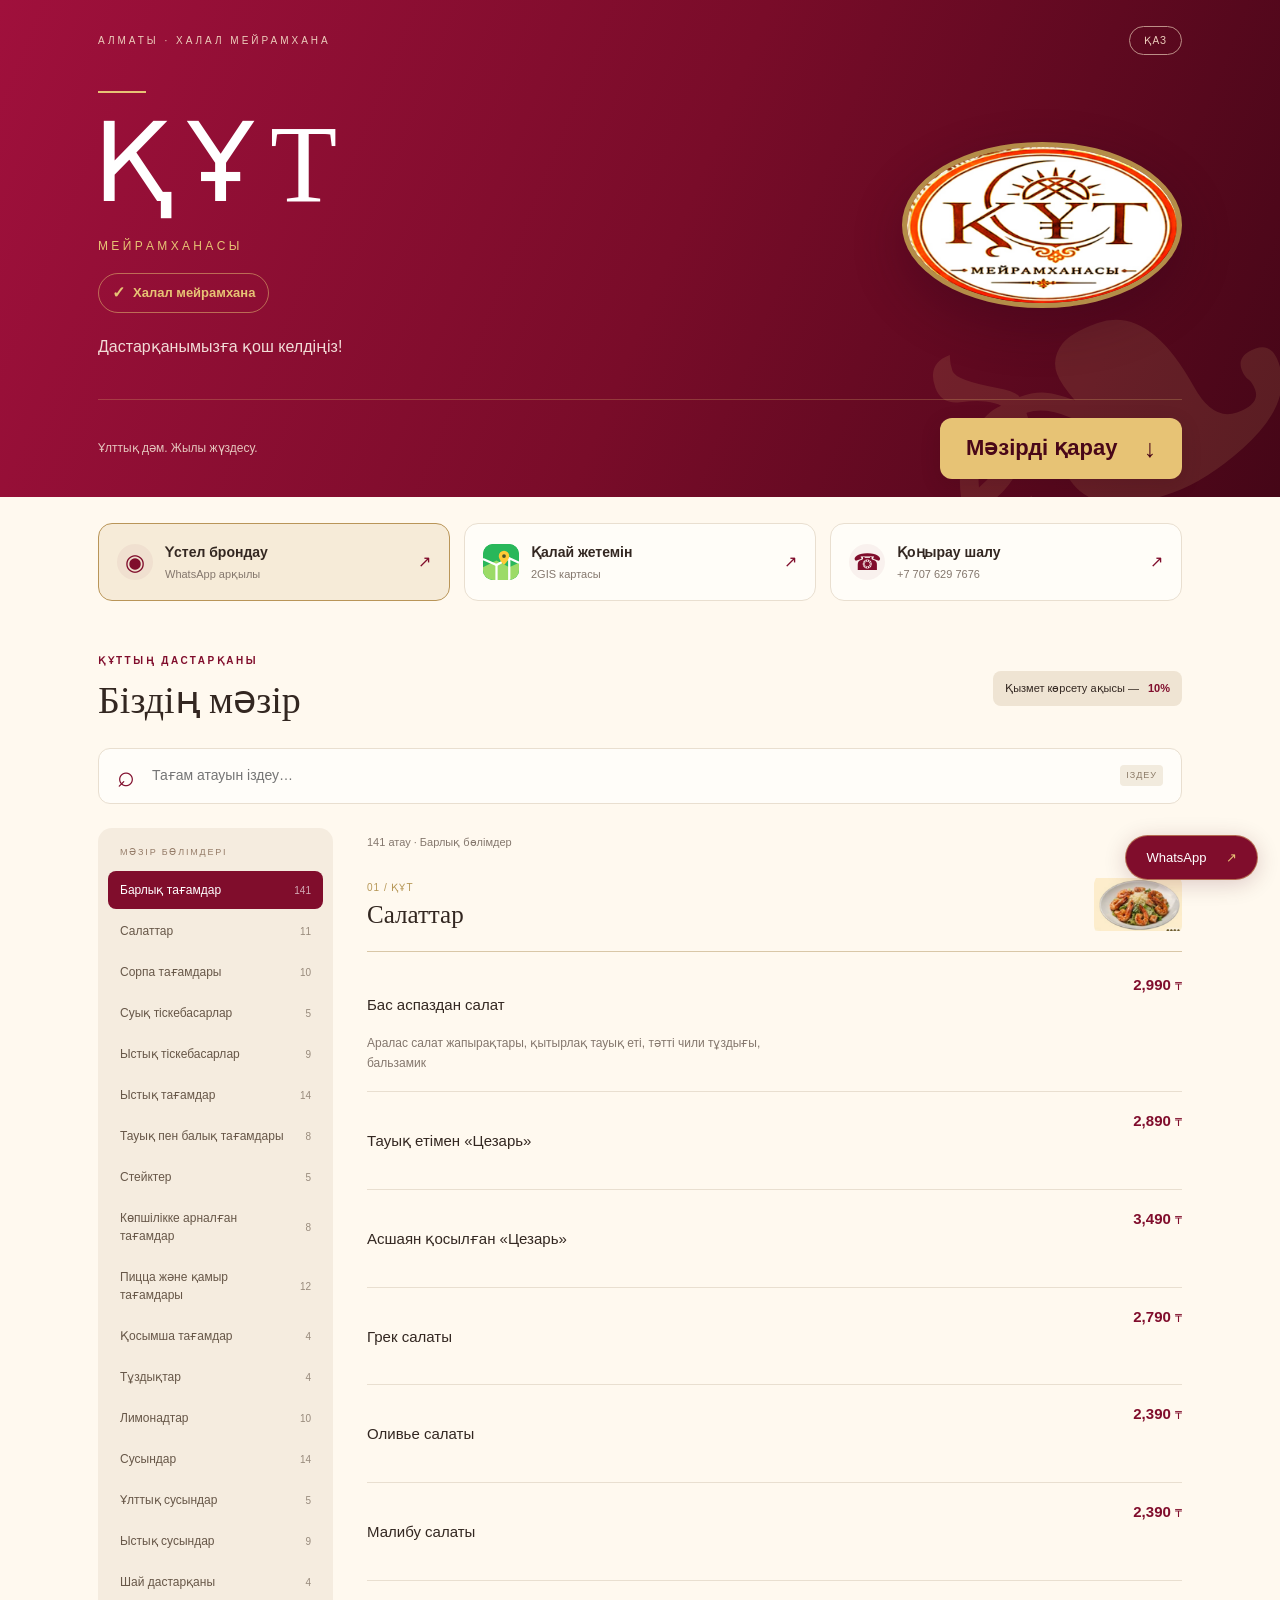
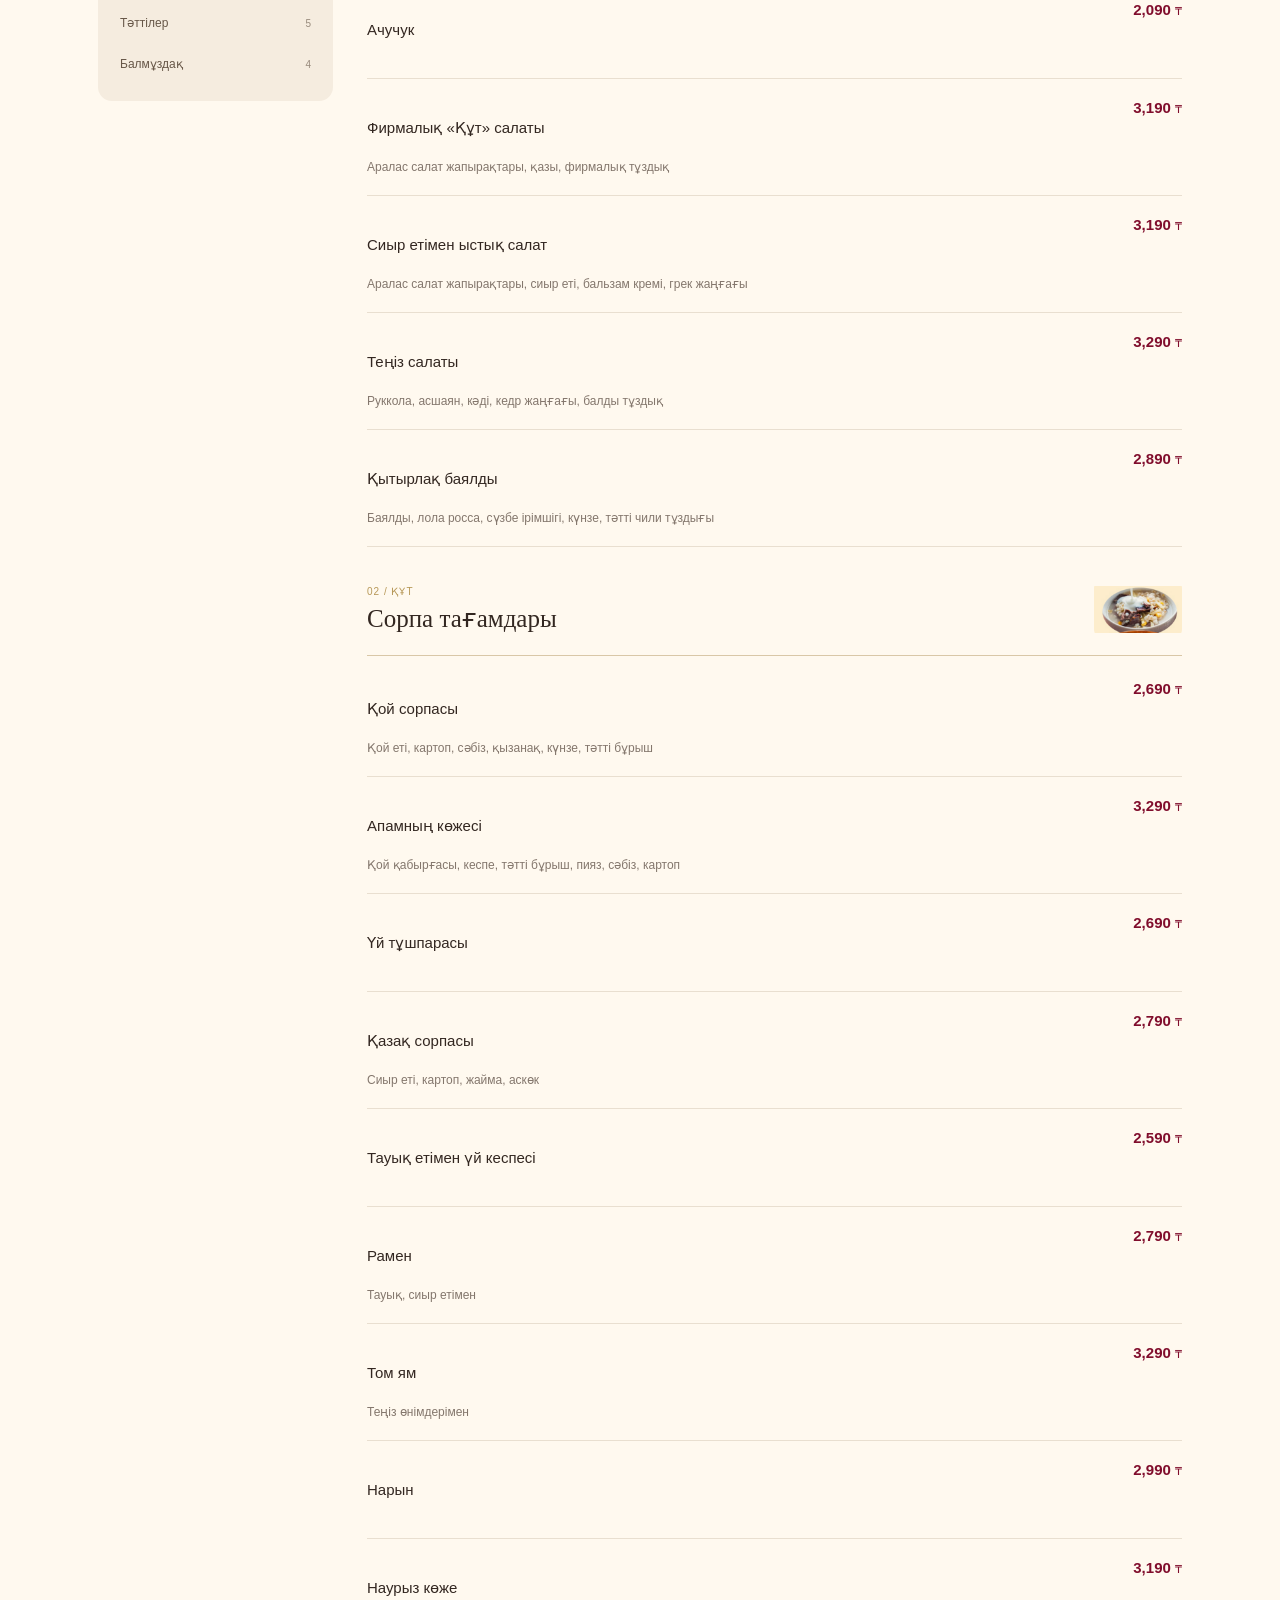
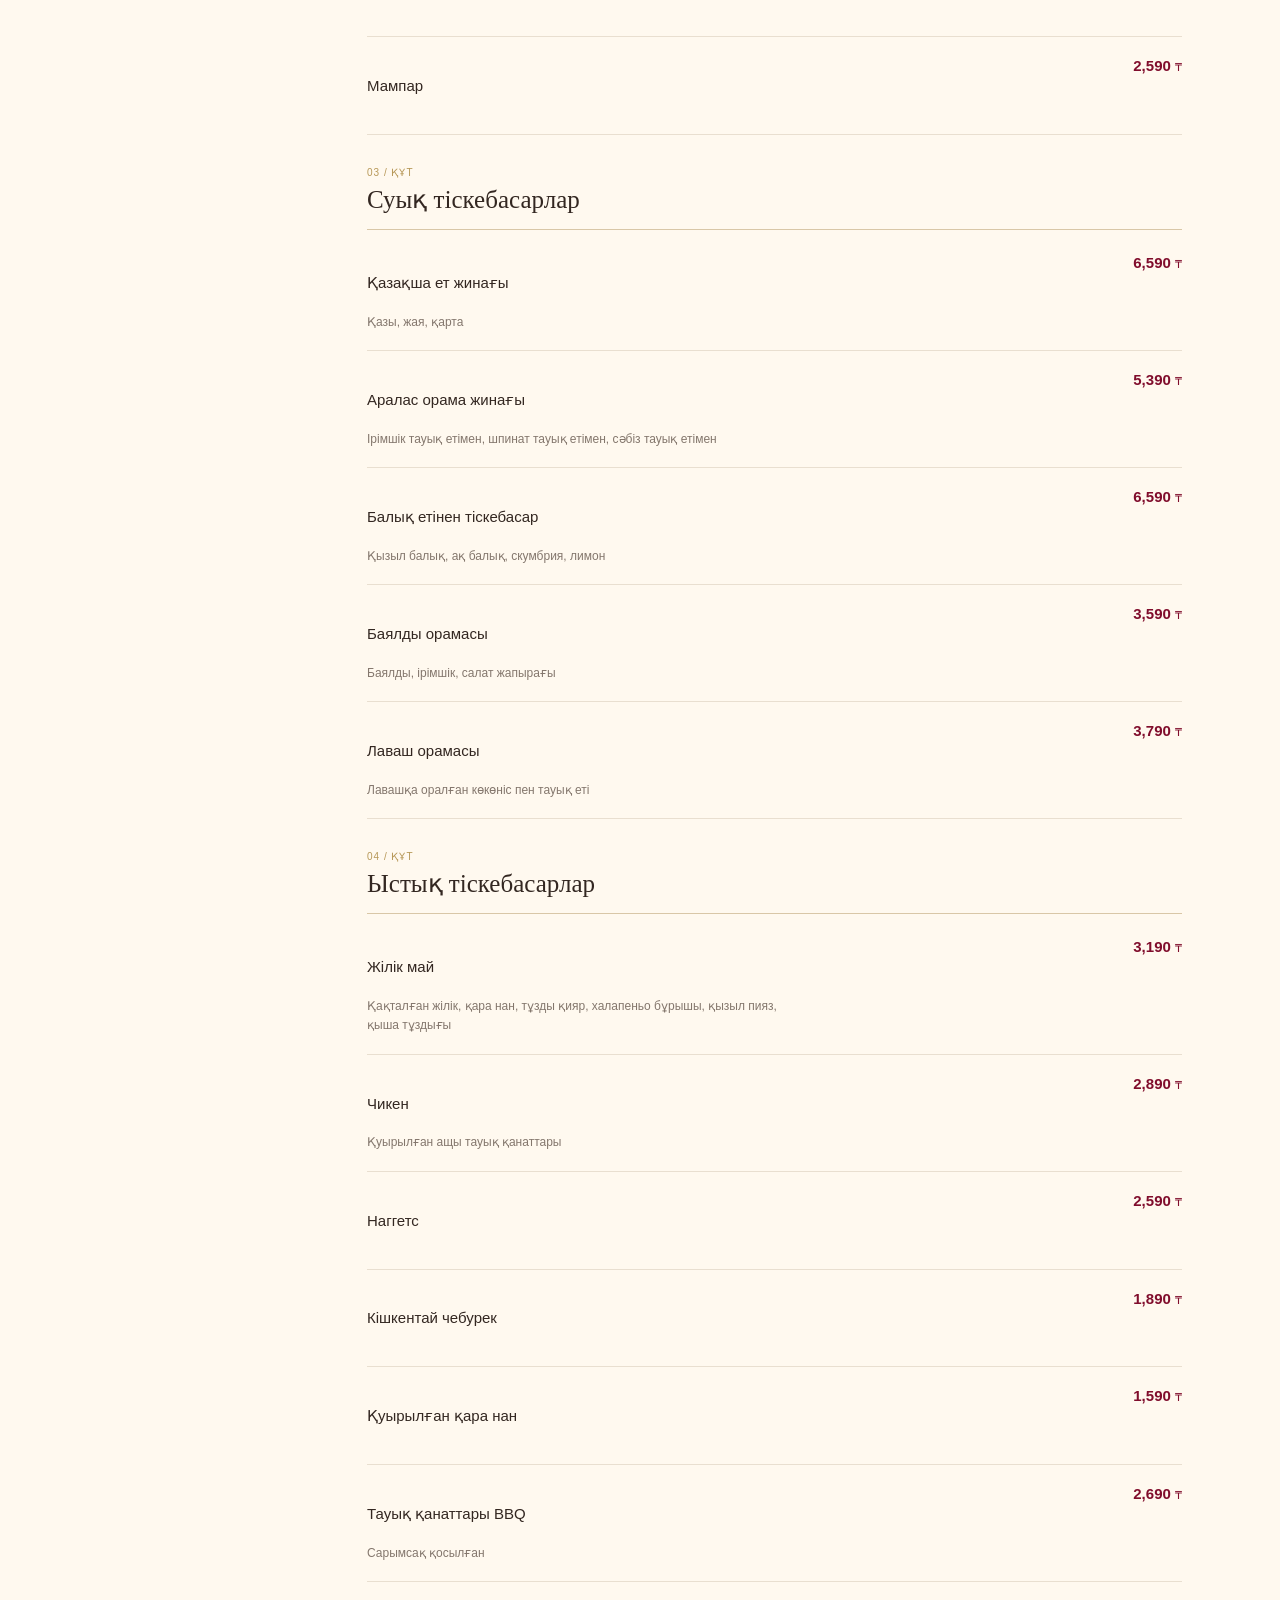
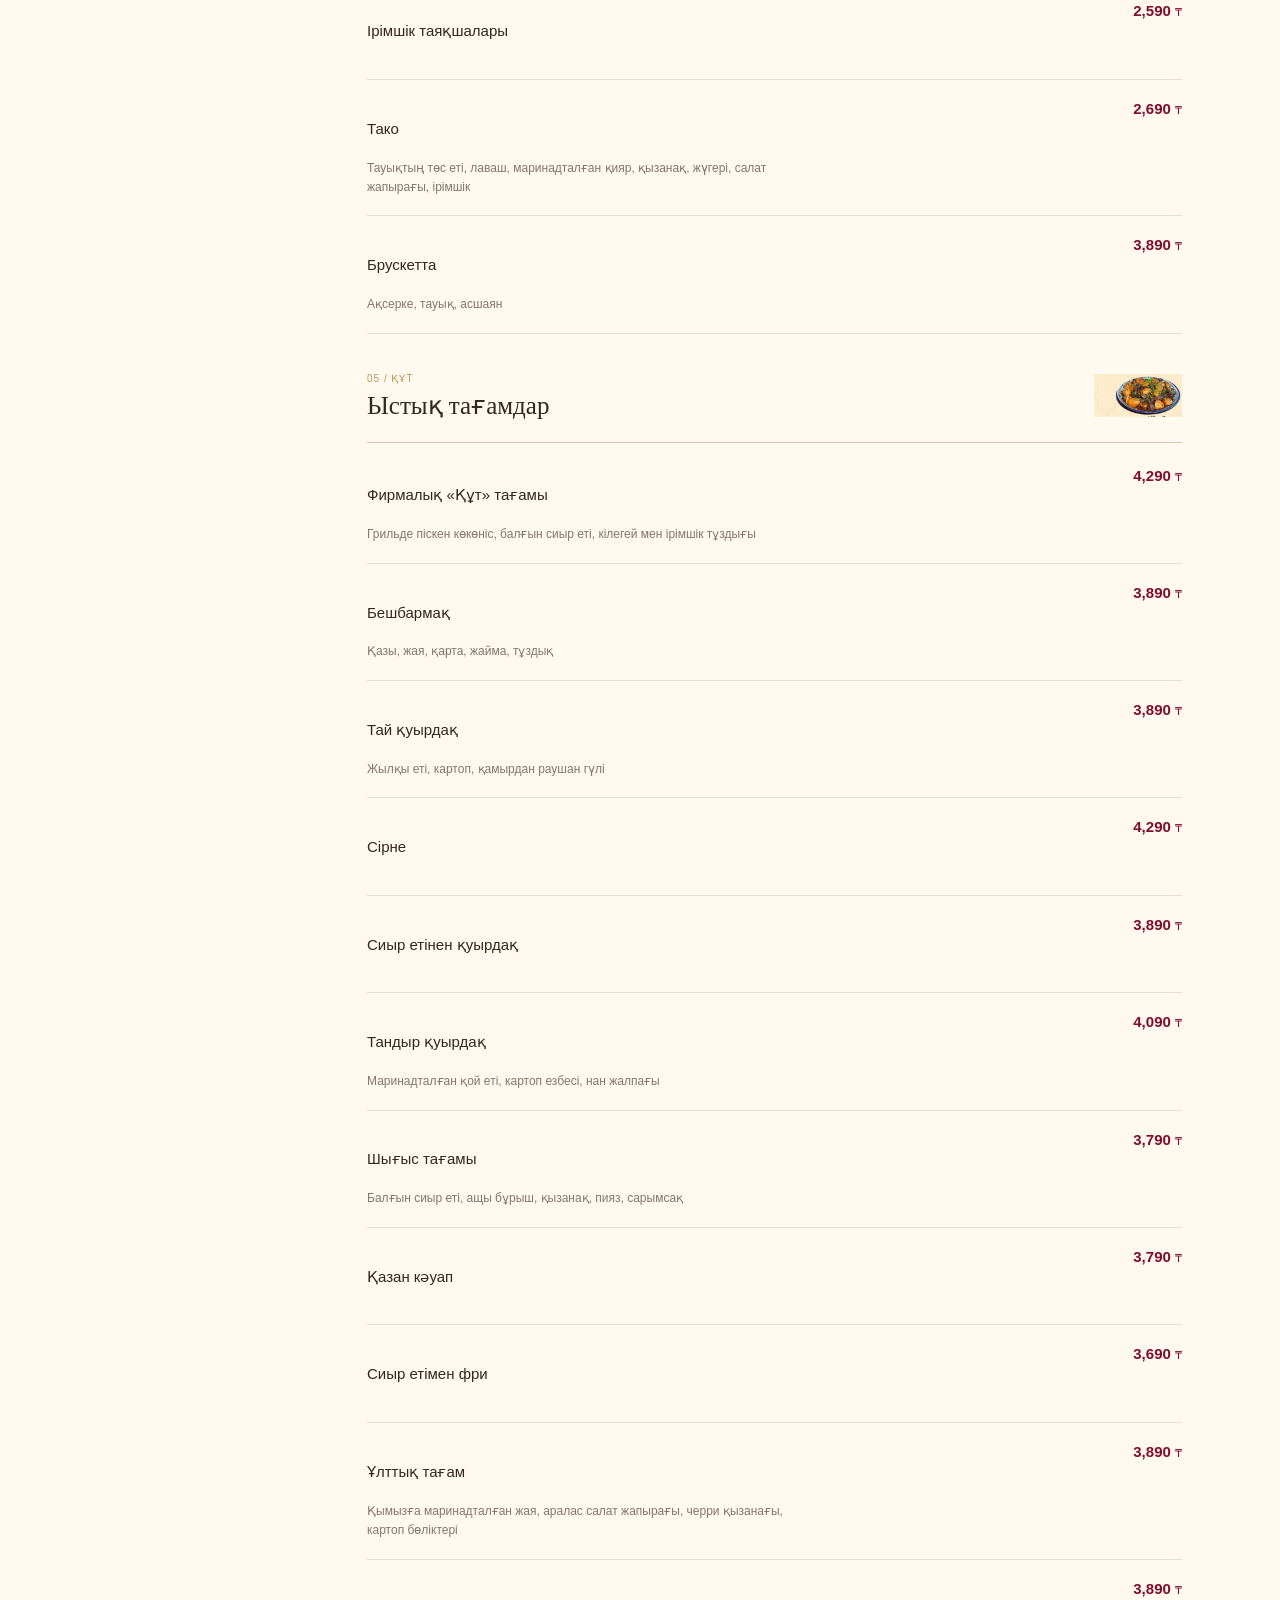
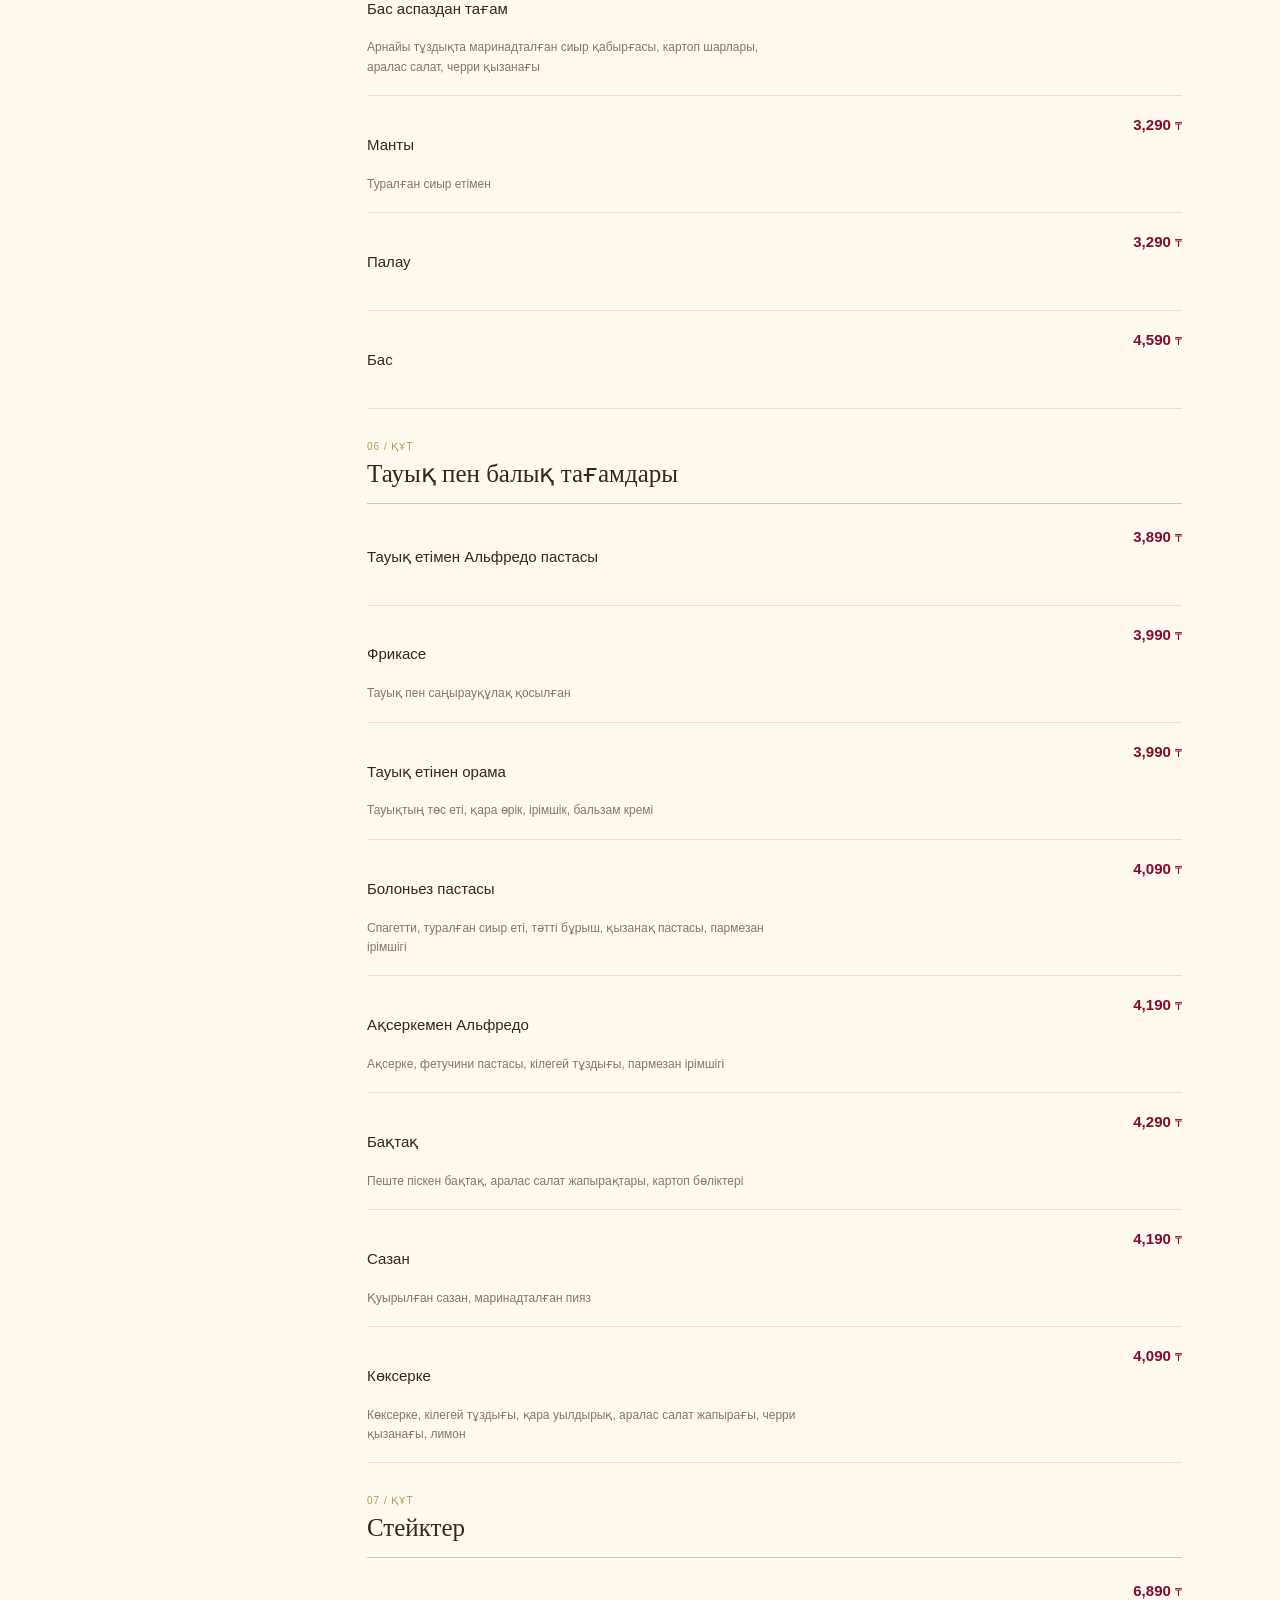
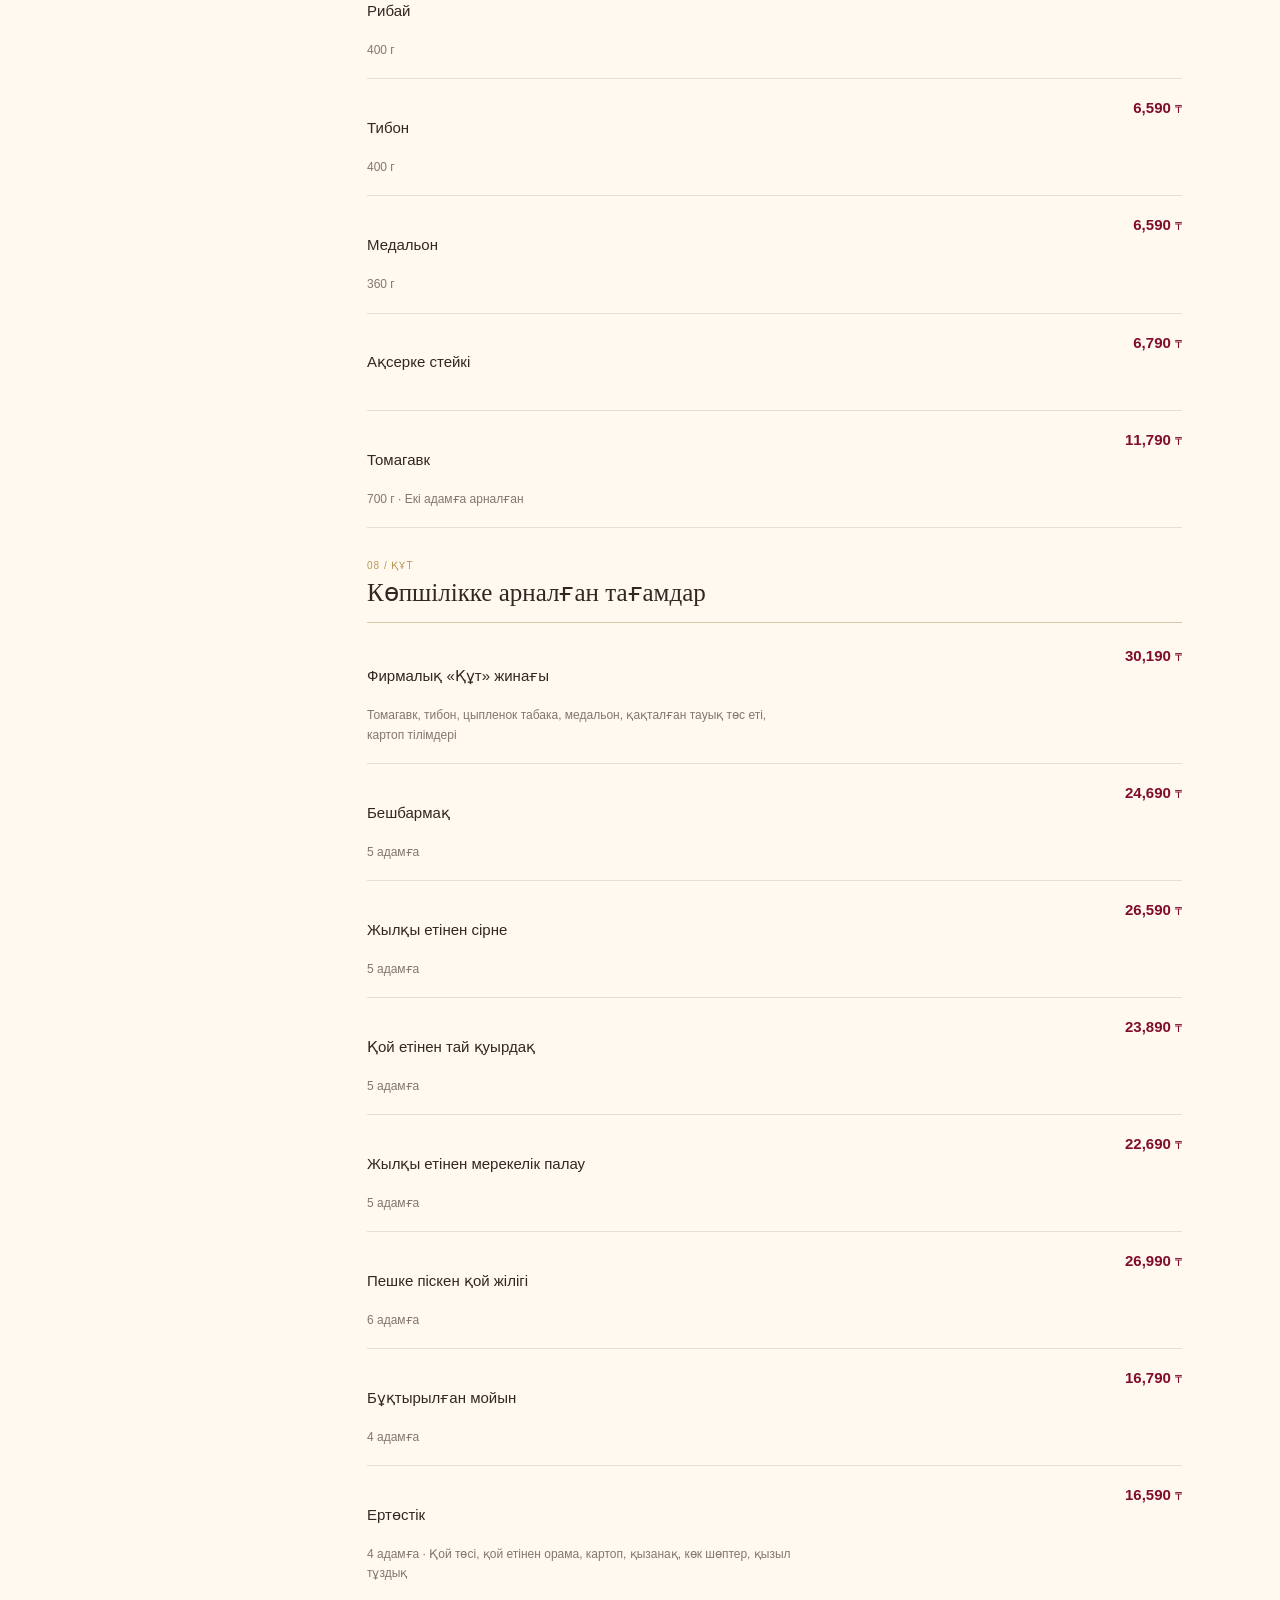
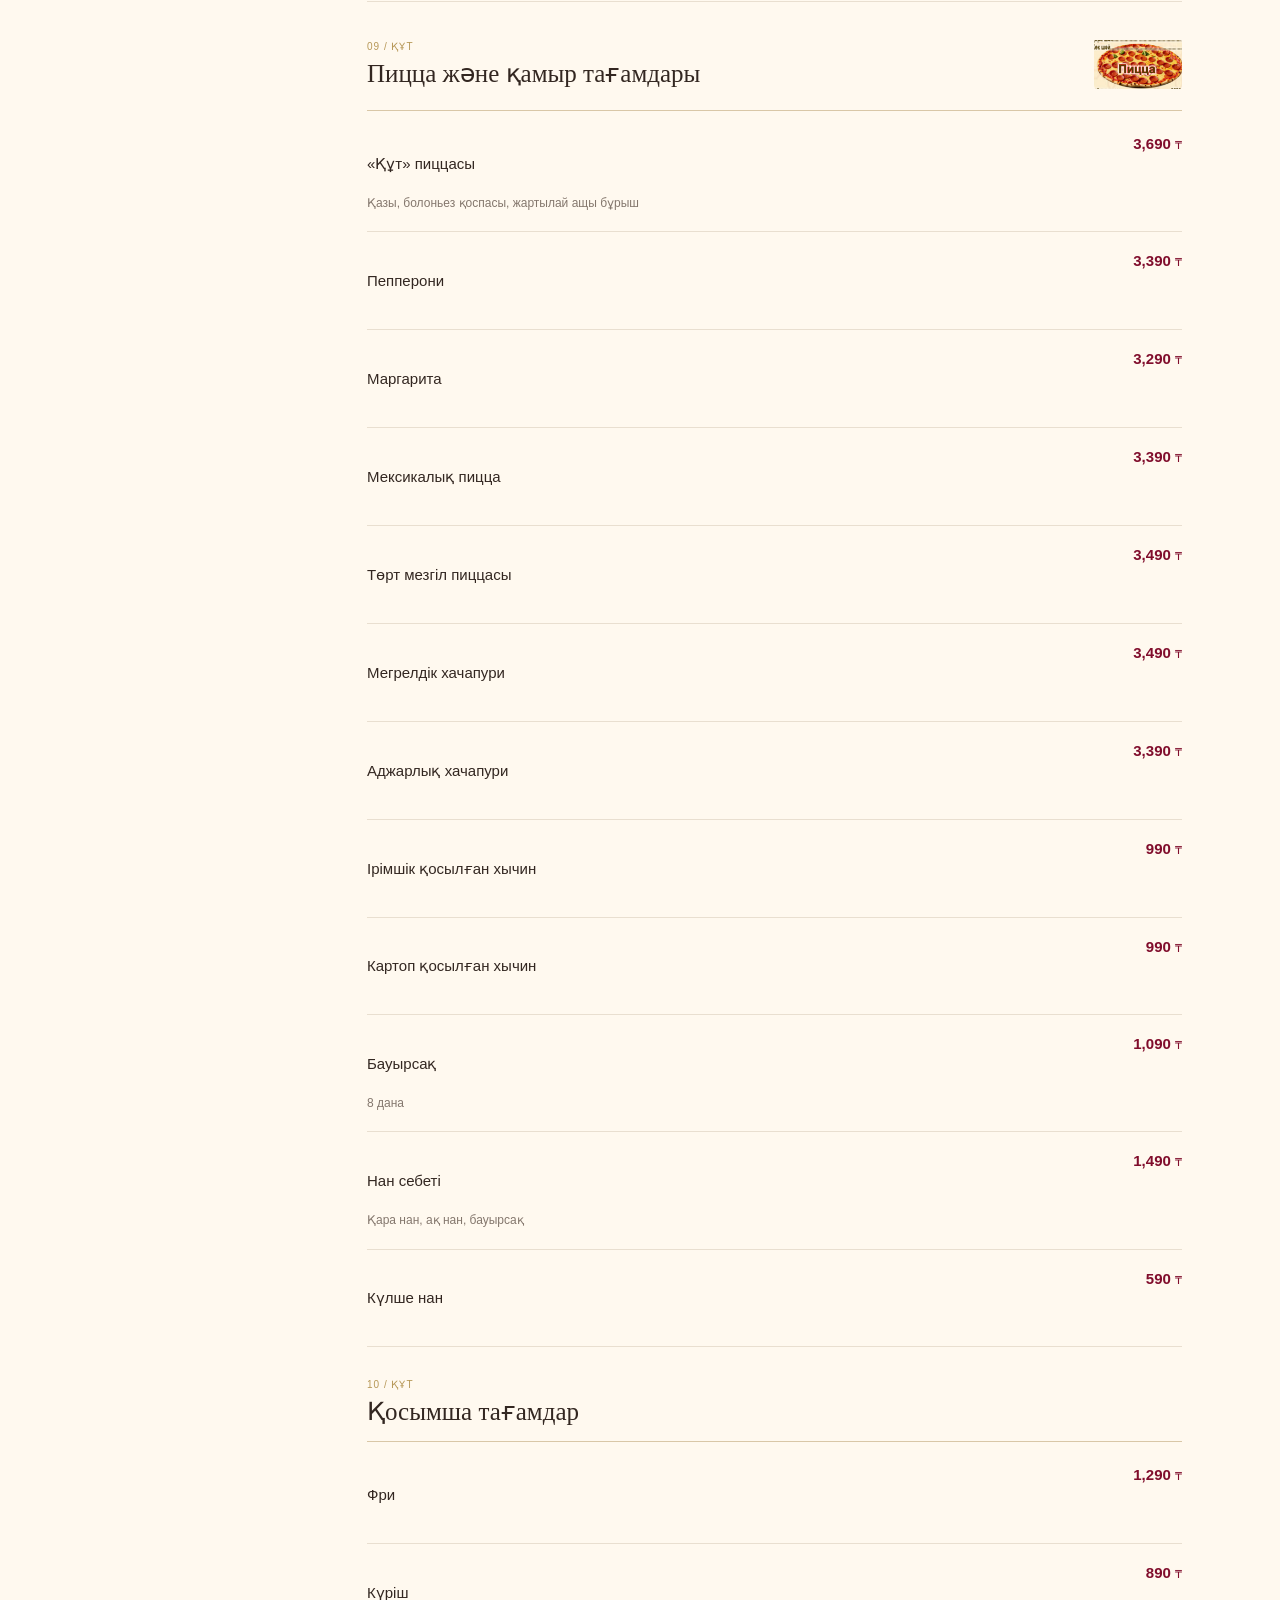
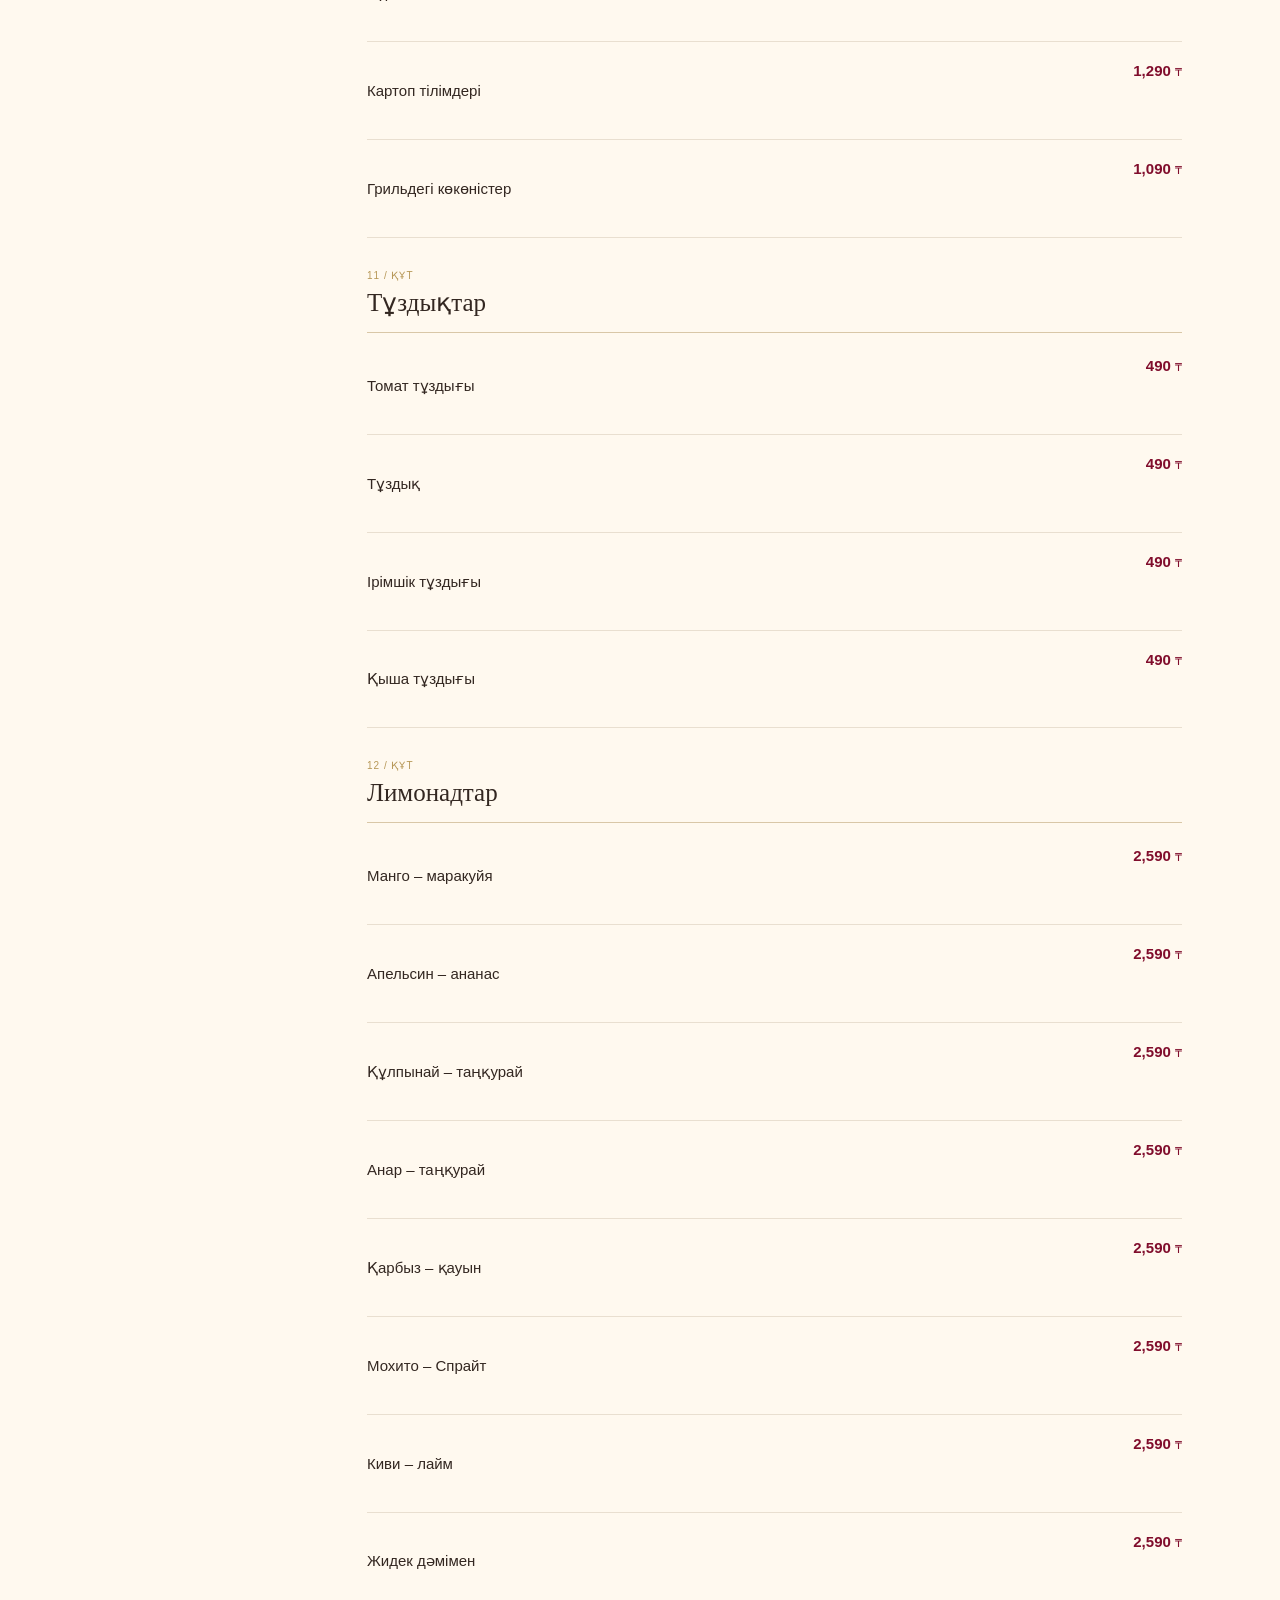
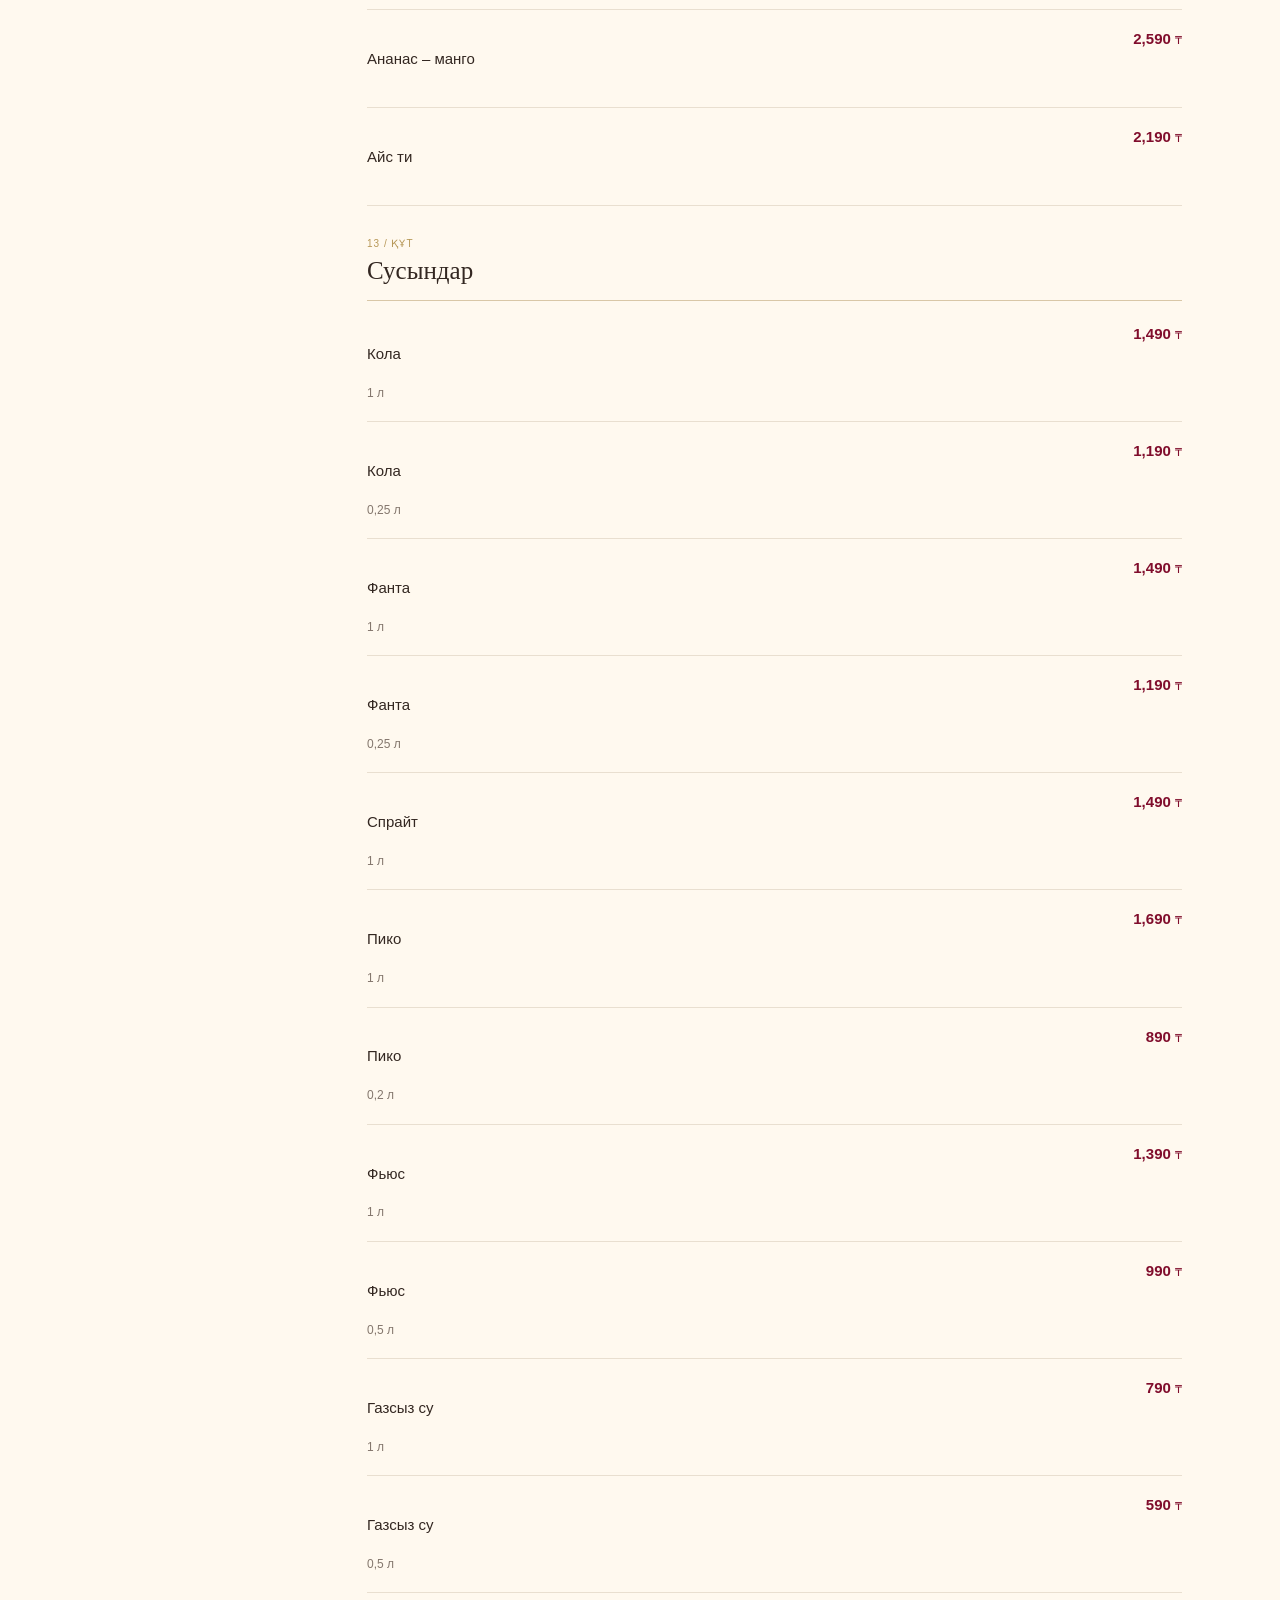
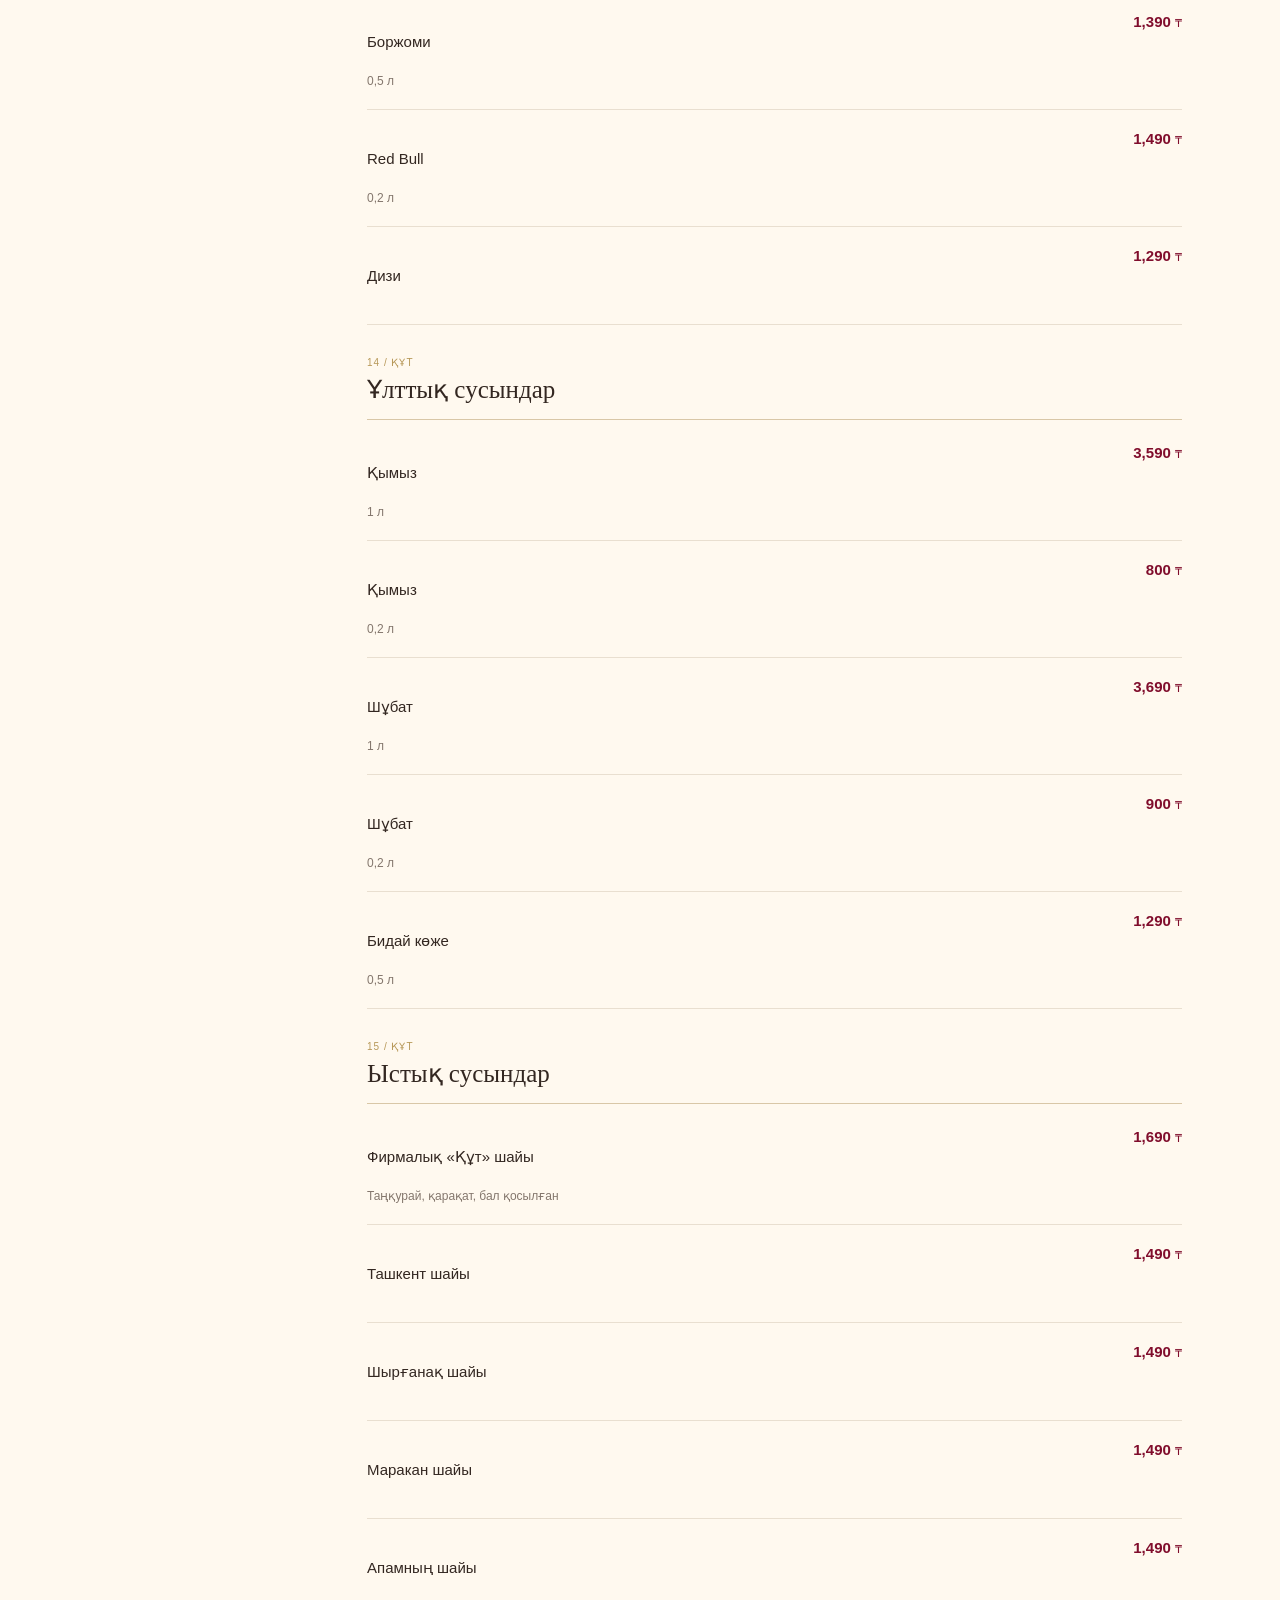
<file: index.html>
<!doctype html><html lang="kk"><head><meta charset="utf-8"><meta name="viewport" content="width=device-width, initial-scale=1"><meta name="theme-color" content="#800d2c"><meta name="description" content="Құт мейрамханасының қазақ тіліндегі мәзірі. Тағамдар мен бағалар, Алматы, Тұрғыт Озал 178, 4-қабат."><title>Құт — мейрамхана мәзірі</title><link rel="icon" href="data:image/svg+xml,%3Csvg xmlns='http://www.w3.org/2000/svg' viewBox='0 0 64 64'%3E%3Crect width='64' height='64' rx='16' fill='%23800d2c'/%3E%3Ctext x='32' y='45' text-anchor='middle' fill='%23e7c375' font-size='44' font-family='serif'%3EҚ%3C/text%3E%3C/svg%3E"><link rel="stylesheet" href="style.css"></head><body>
<header class="hero"><div class="hero-inner"><div class="topline"><span>АЛМАТЫ · ХАЛАЛ МЕЙРАМХАНА</span><span class="language">ҚАЗ</span></div><div class="brand"><div class="brand-copy"><div class="gold-line"></div><h1>ҚҰТ</h1><p class="restaurant">М Е Й Р А М Х А Н А С Ы</p><p class="halal-badge"><span aria-hidden="true">✓</span> Халал мейрамхана</p><p class="welcome">Дастарқанымызға қош келдіңіз!</p></div><img class="brand-logo" src="brand.png" alt="Құт мейрамханасының логотипі" width="320" height="180"></div><div class="hero-bottom"><span>Ұлттық дәм. Жылы жүздесу.</span><a href="#menu">Мәзірді қарау <span aria-hidden="true">↓</span></a></div></div><div class="ornament" aria-hidden="true">❧</div></header>
<main class="shell"><section class="quicklinks" aria-label="Мейрамханамен байланыс"><a class="reserve-link" href="https://wa.me/77076297676?text=%D0%A1%D3%99%D0%BB%D0%B5%D0%BC%D0%B5%D1%82%D1%81%D1%96%D0%B7%20%D0%B1%D0%B5%21%20%C2%AB%D2%9A%D2%B1%D1%82%C2%BB%20%D0%BC%D0%B5%D0%B9%D1%80%D0%B0%D0%BC%D1%85%D0%B0%D0%BD%D0%B0%D1%81%D1%8B%D0%BD%D0%B0%D0%BD%20%D2%AF%D1%81%D1%82%D0%B5%D0%BB%20%D0%B1%D1%80%D0%BE%D0%BD%D0%B4%D0%B0%D2%93%D1%8B%D0%BC%20%D0%BA%D0%B5%D0%BB%D0%B5%D0%B4%D1%96.%20%D0%9A%D2%AF%D0%BD%D1%96%3A%20__%2C%20%D1%83%D0%B0%D2%9B%D1%8B%D1%82%D1%8B%3A%20__%2C%20%D2%9B%D0%BE%D0%BD%D0%B0%D2%9B%20%D1%81%D0%B0%D0%BD%D1%8B%3A%20__." target="_blank" rel="noopener"><span class="link-icon" aria-hidden="true">◉</span><span>Үстел брондау<small>WhatsApp арқылы</small></span><span class="arrow">↗</span></a><a href="https://2gis.kz/almaty/geo/70000001118219145" target="_blank" rel="noopener"><span class="social-icon gis-icon" aria-hidden="true"><svg viewBox="0 0 48 48"><rect width="48" height="48" rx="12" fill="#29b75a"/><path d="m0 31 18-9 17 9 13-6v23H0Z" fill="#9cdb67"/><path d="m0 20 18 8 17-9 13 6" fill="none" stroke="white" stroke-width="3"/><path d="M18 28v20M35 19v29" stroke="white" stroke-width="3"/><path d="M28 9a7 7 0 0 0-7 7c0 5 7 12 7 12s7-7 7-12a7 7 0 0 0-7-7" fill="#ffca35"/><circle cx="28" cy="16" r="2.5" fill="#4a5527"/></svg></span><span>Қалай жетемін<small>2GIS картасы</small></span><span class="arrow">↗</span></a><a href="tel:+77076297676"><span class="link-icon">☎</span><span>Қоңырау шалу<small>+7 707 629 7676</small></span><span class="arrow">↗</span></a></section>
<section id="menu" class="menu-area"><div class="section-top"><div><p class="eyebrow">ҚҰТТЫҢ ДАСТАРҚАНЫ</p><h2>Біздің мәзір</h2></div><span class="service">Қызмет көрсету ақысы — <strong>10%</strong></span></div><label class="search"><span aria-hidden="true">⌕</span><input id="search" type="search" placeholder="Тағам атауын іздеу…" aria-label="Мәзірден тағам іздеу" autocomplete="off"><kbd aria-hidden="true">ІЗДЕУ</kbd></label><div class="menu-layout"><aside class="category-panel"><p class="category-label">МӘЗІР БӨЛІМДЕРІ</p><nav id="categories" aria-label="Тағам бөлімдері"></nav></aside><div class="dishes-panel"><div class="results-top"><span id="result-label" aria-live="polite">Мәзір жүктелуде…</span><button id="reset" hidden>Іздеуді тазалау ×</button></div><div id="dishes"></div><p id="empty" hidden>Бұл атаумен тағам табылмады. Басқа сөзбен іздеп көріңіз.</p><p class="price-note">Барлық баға теңгемен көрсетілген. Қызмет көрсету ақысы — 10%.</p></div></div></section>
<section id="contacts" class="contacts"><div><p class="eyebrow">ҚОНАҚҚА КЕЛІҢІЗ</p><h2>Сіздерді күтеміз</h2><p class="address">Алматы, Тұрғыт Озал 178<br><strong>4-қабат</strong></p><p class="hours">Жұмыс уақыты: <strong>11:00–02:00</strong></p></div><div class="contact-links"><a href="https://www.instagram.com/qut_restaurant/" target="_blank" rel="noopener"><span class="social-icon instagram-icon" aria-hidden="true"><svg viewBox="0 0 48 48" fill="none"><rect x="11" y="11" width="26" height="26" rx="8" stroke="white" stroke-width="3"/><circle cx="24" cy="24" r="6.5" stroke="white" stroke-width="3"/><circle cx="32.5" cy="15.8" r="2" fill="white"/></svg></span><span class="social-copy">Instagram <small>@qut_restaurant</small></span><span>↗</span></a><a href="https://www.tiktok.com/@qut_restaurant" target="_blank" rel="noopener"><span class="social-icon tiktok-icon" aria-hidden="true"><svg viewBox="0 0 32 32"><path d="M19 5h4c.4 3 2 4.5 5 5v4a13 13 0 0 1-5-1.5V22a8 8 0 1 1-7-8v4a4 4 0 1 0 3 4Z" fill="#25f4ee" transform="translate(-1 .7)"/><path d="M19 5h4c.4 3 2 4.5 5 5v4a13 13 0 0 1-5-1.5V22a8 8 0 1 1-7-8v4a4 4 0 1 0 3 4Z" fill="#fe2c55" transform="translate(1 -.4)"/><path d="M19 5h4c.4 3 2 4.5 5 5v4a13 13 0 0 1-5-1.5V22a8 8 0 1 1-7-8v4a4 4 0 1 0 3 4Z" fill="white"/></svg></span><span class="social-copy">TikTok <small>@qut_restaurant</small></span><span>↗</span></a><a href="https://2gis.kz/almaty/geo/70000001118219145" target="_blank" rel="noopener"><span class="social-icon gis-icon" aria-hidden="true"><svg viewBox="0 0 48 48"><rect width="48" height="48" rx="12" fill="#29b75a"/><path d="m0 31 18-9 17 9 13-6v23H0Z" fill="#9cdb67"/><path d="m0 20 18 8 17-9 13 6" fill="none" stroke="white" stroke-width="3"/><path d="M18 28v20M35 19v29" stroke="white" stroke-width="3"/><path d="M28 9a7 7 0 0 0-7 7c0 5 7 12 7 12s7-7 7-12a7 7 0 0 0-7-7" fill="#ffca35"/><circle cx="28" cy="16" r="2.5" fill="#4a5527"/></svg></span><span class="social-copy">Пікір қалдыру <small>2GIS-тегі парақшамыз</small></span><span>☆</span></a></div></section></main><footer><a href="#" aria-label="Беттің басына оралу">ҚҰТ</a><span>Мейрамхана · Алматы</span><span>Дәмді ас, жайлы сәттер.</span></footer><a class="floating-wa" href="https://wa.me/77076297676" target="_blank" rel="noopener" aria-label="Құт мейрамханасына WhatsApp арқылы жазу">WhatsApp <span>↗</span></a><script src="app.js" defer></script></body></html>
</file>
<file: style.css>
:root{--wine:#800d2c;--wine-dark:#490718;--gold:#e7c375;--ink:#332721;--muted:#84776d;--paper:#fff9ef;--line:#e9dfd0}*{box-sizing:border-box}html{scroll-behavior:smooth;scroll-padding-top:22px}body{margin:0;background:var(--paper);color:var(--ink);font-family:Arial,"Segoe UI",sans-serif;font-size:16px;line-height:1.5}a{color:inherit;text-decoration:none}button,input{font:inherit}button,a{-webkit-tap-highlight-color:transparent}a:focus-visible,button:focus-visible,input:focus-visible{outline:3px solid #ce9e40;outline-offset:4px}button{cursor:pointer}button:disabled{cursor:default}h1,h2,h3,p{margin:0}h2{font-family:Georgia,"Times New Roman",serif;font-weight:500;font-size:38px;line-height:1.2}.hero{background:linear-gradient(112deg,#a0103c 0%,#790c29 52%,#450617 100%);color:white;position:relative;overflow:hidden}.hero-inner{max-width:1160px;margin:auto;padding:26px 38px 0;position:relative;z-index:1}.topline{display:flex;justify-content:space-between;align-items:center;font-size:10px;letter-spacing:3px;color:#edcebc}.language{border:1px solid #bc8f87;border-radius:30px;padding:6px 14px;letter-spacing:1px}.brand{display:flex;align-items:center;justify-content:space-between;gap:30px;padding:36px 0 40px}.gold-line{height:2px;width:48px;background:var(--gold);margin-bottom:16px}h1{font:110px/1 Georgia,serif;letter-spacing:16px;margin-left:-5px}.restaurant{font-size:12px;color:var(--gold);margin-top:18px}.welcome{font-size:16px;margin-top:22px;color:#f2dcd7}.brand-logo{width:280px;max-width:42%;height:auto;object-fit:contain;border-radius:50%;border:5px solid #b48d48;box-shadow:0 18px 50px #2f001a50}.hero-bottom{border-top:1px solid #e7c37540;display:flex;justify-content:space-between;align-items:center;padding:18px 0;font-size:12px;color:#e5c6be}.hero-bottom a{color:var(--gold);font-size:14px;font-weight:bold}.hero-bottom a span{margin-left:24px}.ornament{position:absolute;right:-50px;bottom:-185px;font-family:Georgia,serif;font-size:520px;line-height:1;color:#e7c375;opacity:.12;transform:rotate(-20deg);pointer-events:none}.shell{max-width:1160px;margin:auto;padding:0 38px}.quicklinks{display:grid;grid-template-columns:repeat(3,1fr);gap:14px;margin:26px 0 52px}.quicklinks>a{display:flex;align-items:center;gap:12px;border:1px solid var(--line);border-radius:14px;padding:18px;background:#fffdf8;transition:border-color .2s,transform .2s}.quicklinks>a:hover{border-color:var(--wine);transform:translateY(-2px)}.link-icon{width:36px;height:36px;border-radius:50%;display:grid;place-items:center;background:#800d2c0c;color:var(--wine);font-size:23px}.quicklinks a>span:nth-child(2){font-weight:bold;font-size:14px}.quicklinks small{display:block;font-weight:normal;font-size:11px;color:var(--muted);margin-top:3px}.arrow{margin-left:auto;color:var(--wine)}.section-top{display:flex;align-items:center;justify-content:space-between;gap:20px}.eyebrow{font-size:10px;letter-spacing:2.5px;color:var(--wine);font-weight:bold;margin-bottom:10px}.service{font-size:11px;background:#efe4d3;padding:9px 12px;border-radius:8px;white-space:nowrap}.service strong{margin-left:6px;color:var(--wine)}.search{display:flex;align-items:center;gap:13px;border:1px solid var(--line);border-radius:12px;background:#fffdf9;margin:24px 0;padding:12px 18px}.search>span{font-size:30px;line-height:1;color:var(--wine)}.search input{width:100%;min-width:0;outline:none;border:0;background:transparent;font-size:14px;padding:4px;color:var(--ink)}.search kbd{font-family:inherit;font-size:9px;letter-spacing:1px;background:#f2ebde;padding:4px 6px;color:#8c7b68;border-radius:4px}.menu-layout{display:grid;grid-template-columns:235px minmax(0,1fr);gap:34px;align-items:start}.category-panel{position:sticky;top:22px;background:#f5ecdf;border-radius:14px;padding:18px 10px}.category-label{font-size:9px;letter-spacing:1.8px;color:#947b67;padding:0 12px 12px}nav{display:flex;flex-direction:column;gap:3px}nav button{border:0;background:transparent;color:#675748;text-align:left;padding:10px 12px;border-radius:8px;font-size:12px;display:flex;align-items:center;justify-content:space-between;gap:12px}nav button:hover{background:#ebe0cf}nav button.active{color:white;background:var(--wine)}nav .count{opacity:.65;font-size:10px}.results-top{display:flex;justify-content:space-between;align-items:center;font-size:11px;color:var(--muted);margin:3px 0 18px;min-height:24px}#reset{border:0;background:none;color:var(--wine);font-size:11px}section.menu-section{margin-bottom:30px}.menu-heading{display:flex;align-items:center;justify-content:space-between;border-bottom:1px solid #d9c7a7;padding-bottom:14px;margin-bottom:4px;gap:14px}.menu-heading h3{font-family:Georgia,"Times New Roman",serif;font-weight:500;font-size:25px;line-height:1.2}.menu-heading .heading-no{color:#b79858;font-size:10px;letter-spacing:1px;margin-bottom:5px}.category-photo{width:88px;height:64px;object-fit:contain;mix-blend-mode:multiply;border-radius:12px}.dish{display:flex;justify-content:space-between;gap:24px;padding:18px 0;border-bottom:1px solid var(--line)}.dish-name{font-size:15px;font-weight:500;line-height:1.4}.dish-desc{font-size:12px;color:var(--muted);max-width:430px;line-height:1.6;margin-top:6px}.price{color:var(--wine);white-space:nowrap;font-size:15px;font-weight:bold}.price span{font-size:11px;font-weight:normal}.price-note{font-size:11px;color:var(--muted);padding:14px 0 28px}#empty{padding:50px 16px;background:#f5ecdf;border-radius:12px;font-size:14px;text-align:center}.contacts{border-top:1px solid #dcc8a5;margin-top:36px;padding:44px 0 55px;display:grid;grid-template-columns:1fr 1fr;gap:50px}.address{margin-top:20px;font-size:16px;line-height:1.8}.address strong{font-size:14px;font-weight:normal;color:var(--muted)}.hours{font-size:12px;margin-top:14px;color:var(--muted);max-width:300px}.hours a{color:var(--wine);text-decoration:underline;text-underline-offset:3px}.contact-links{display:flex;flex-direction:column}.contact-links a{padding:17px 3px;border-bottom:1px solid var(--line);display:flex;justify-content:space-between;align-items:center;font-size:15px}.contact-links a>span:last-child{color:var(--wine);font-size:22px}.contact-links small{font-size:11px;color:var(--muted);display:block;margin-top:4px}footer{background:var(--wine-dark);color:#dbbdb1;padding:24px max(24px,calc((100vw - 1084px)/2));display:flex;align-items:center;justify-content:space-between;gap:18px;font-size:11px}footer>a{font-family:Georgia,serif;color:var(--gold);font-size:28px;letter-spacing:4px}.floating-wa{position:fixed;bottom:20px;right:22px;z-index:5;background:var(--wine);color:white;border:1px solid #e7c37585;border-radius:30px;box-shadow:0 4px 22px #49071830;padding:12px 20px;font-size:13px}.floating-wa span{margin-left:16px;color:var(--gold)}[hidden]{display:none!important}@media(min-width:1600px){.hero-inner{padding-top:32px}.brand{padding:48px 0}}@media(max-width:760px){.shell{padding:0 20px}.hero-inner{padding:20px 24px 0}.topline{font-size:8px;letter-spacing:2px}.brand{padding:30px 0;gap:16px}h1{font-size:76px;letter-spacing:8px}.restaurant{font-size:8px;letter-spacing:0;white-space:nowrap}.welcome{font-size:12px;margin-top:16px}.brand-logo{width:170px;max-width:42%;border-width:3px}.gold-line{width:32px;margin-bottom:13px}.hero-bottom{font-size:10px;padding:16px 0}.hero-bottom a{font-size:11px}.hero-bottom a span{margin-left:12px}.quicklinks{grid-template-columns:1fr 1fr;gap:10px;margin:18px 0 34px}.quicklinks>a{padding:13px 10px;gap:8px;border-radius:12px}.quicklinks>a:last-child{grid-column:1/-1}.quicklinks a>span:nth-child(2){font-size:12px}.quicklinks small{font-size:10px}.link-icon{width:30px;height:30px;font-size:20px}.section-top h2{font-size:32px}.eyebrow{font-size:8px;letter-spacing:2px}.service{font-size:10px;padding:7px 9px}.menu-layout{display:block}.category-panel{position:sticky;top:0;z-index:3;padding:10px 0;background:var(--paper);border-radius:0;margin:0 -20px 16px;border-bottom:1px solid var(--line)}.category-label{display:none}nav{flex-direction:row;overflow-x:auto;padding:0 20px;gap:7px;scrollbar-width:none}nav::-webkit-scrollbar{display:none}nav button{white-space:nowrap;background:#f1e7d8;padding:10px 13px;border-radius:24px;font-size:12px;min-height:40px}nav .count{display:none}.search{margin:20px 0 8px;padding:11px 13px}.search kbd{display:none}.menu-heading h3{font-size:24px}.results-top{font-size:10px;margin-bottom:14px}.dish{padding:17px 0;gap:18px}.dish-name{font-size:15px}.dish-desc{font-size:12px}.price{font-size:14px}.contacts{grid-template-columns:1fr;gap:24px;padding:32px 0 40px;margin-top:20px}.contacts h2{font-size:32px}.contact-links a{font-size:14px}footer{padding:22px 20px 85px;flex-wrap:wrap}footer>span:last-child{display:none}.floating-wa{bottom:16px;right:16px;padding:11px 17px}.ornament{font-size:360px;bottom:-150px;right:-65px}}@media(prefers-reduced-motion:reduce){html{scroll-behavior:auto}*{transition:none!important}}

/* Prominent menu action and recognizable social app icons. */
.hero-bottom a{display:inline-flex;align-items:center;justify-content:center;gap:26px;padding:14px 26px;border-radius:12px;background:var(--gold);color:var(--wine-dark);font-size:22px;line-height:1.3;min-height:56px;box-shadow:0 6px 20px #31000b25}.hero-bottom a span{margin-left:0;font-size:25px}.hero-bottom a:hover{background:#f4d997}.social-icon{width:52px;height:52px;flex:0 0 52px;display:inline-flex;align-items:center;justify-content:center;border-radius:14px;overflow:hidden}.social-icon svg{width:100%;height:100%;display:block}.instagram-icon{background:radial-gradient(circle at 30% 110%,#ffdf75 0%,#fa8c30 28%,#e33c6f 52%,#a32bc4 76%,#535cd2 100%)}.tiktok-icon{background:#101010;padding:8px}.gis-icon{background:#29b75a}.contact-links a{gap:18px;min-height:90px}.contact-links .social-copy{flex:1}.contact-links .social-copy+span{font-family:Arial,sans-serif}.contact-links a .social-copy{font-size:18px;font-weight:600}.contact-links small{font-size:12px;font-weight:400}.quicklinks .gis-icon{width:36px;height:36px;flex-basis:36px;border-radius:10px}.quicklinks a>span.social-icon+span{font-size:14px;font-weight:bold}
@media(max-width:760px){.hero-bottom{flex-direction:column;align-items:stretch;gap:16px;padding:18px 0 24px}.hero-bottom>span{text-align:center}.hero-bottom a{width:100%;font-size:23px;min-height:62px;padding:16px 22px;justify-content:space-between}.hero-bottom a span{font-size:28px}.contact-links a{padding:18px 0;gap:16px;min-height:94px}.social-icon{width:56px;height:56px;flex-basis:56px;border-radius:15px}.contact-links a .social-copy{font-size:18px}.contact-links small{font-size:12px}.quicklinks .gis-icon{width:34px;height:34px;flex-basis:34px;border-radius:9px}.quicklinks a>span.social-icon+span{font-size:12px}}

/* Halal identity and prominent reservation action. */
.halal-badge{display:inline-flex;align-items:center;gap:8px;margin-top:18px;padding:7px 13px;border:1px solid #e7c37585;border-radius:24px;color:var(--gold);font-size:13px;font-weight:600}.halal-badge span{font-size:16px}.quicklinks>a.reserve-link{border-color:#b99558;background:#f6ebd8}.hours strong{color:var(--wine);font-size:15px}.service{white-space:normal;text-align:center}@media(max-width:760px){.halal-badge{font-size:11px;padding:6px 10px;margin-top:15px}.section-top{gap:12px}.service{max-width:150px;flex-shrink:0}}
</file>
